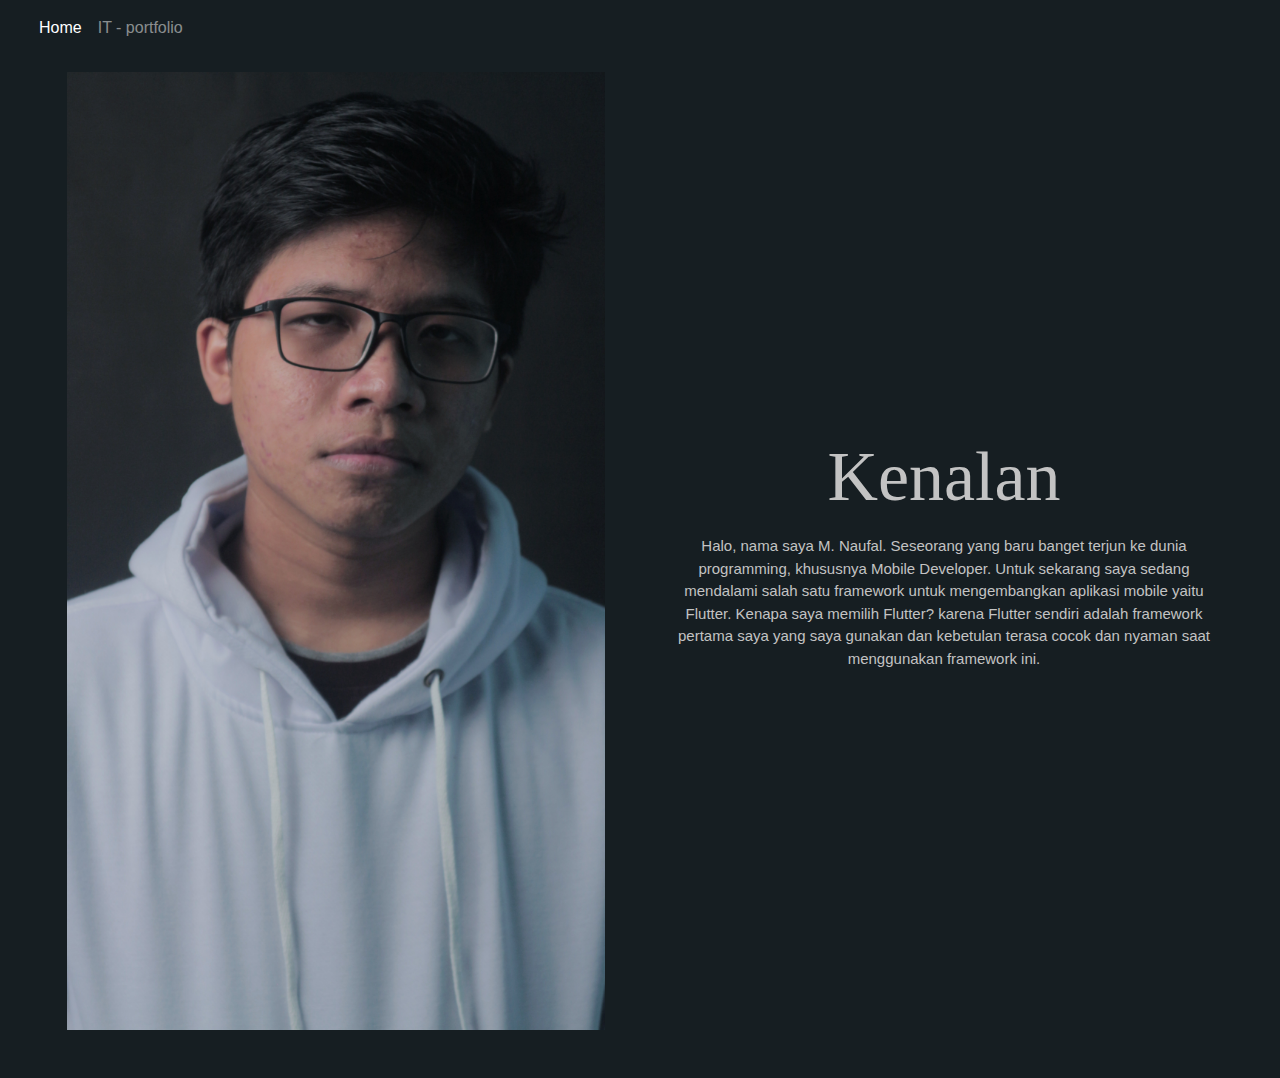
<file: index.html>
<!DOCTYPE html>
<html lang="en">

<head>
  <meta charset="UTF-8">
  <meta http-equiv="X-UA-Compatible" content="IE=edge">
  <meta name="viewport" content="width=device-width, initial-scale=1.0">
  <title>Selamat Datang</title>


  <link rel="stylesheet" href="css/bootstrap.css">
  <script src="https://code.jquery.com/jquery-3.5.1.slim.min.js"
    integrity="sha384-DfXdz2htPH0lsSSs5nCTpuj/zy4C+OGpamoFVy38MVBnE+IbbVYUew+OrCXaRkfj"
    crossorigin="anonymous"></script>
  <script src="https://cdn.jsdelivr.net/npm/bootstrap@4.6.0/dist/js/bootstrap.bundle.min.js"
    integrity="sha384-Piv4xVNRyMGpqkS2by6br4gNJ7DXjqk09RmUpJ8jgGtD7zP9yug3goQfGII0yAns"
    crossorigin="anonymous"></script>

  <style>
    /* // Small devices (landscape phones, 576px and up) */
    @media (min-width: 320px) {

      .title {
        font-family: MADE TOMMY Outline;
        font-size: 50px;
        margin-top: 20px;
      }

      .desc {
        font-size: 12px;
      }

      .image {
        /* filter: drop-shadow(8px 8px 10px black); */
        width: 100%;
      }

      .project-image {
            /* filter: drop-shadow(2px 2px 5px rgb(199, 199, 199)); */
            width: 100%
        }

    }

    /* // Small devices (landscape phones, 576px and up) */
    @media (min-width: 576px) {

      .title {
        font-family: MADE TOMMY Outline;
        font-size: 70px;
      }

      .desc {
        font-size: 18px;
      }

      .image {
        /* filter: drop-shadow(8px 8px 10px black); */
        width: 100%;
      }

    }

    /* // Medium devices (tablets, 768px and up) */
    @media (min-width: 768px) {
      .title {
        font-family: MADE TOMMY Outline;
        font-size: 55px;
        padding-right: 10px;
      }

      .desc {
        font-size: 14px;
        padding-right: 10px;
      }

      .image {
        /* filter: drop-shadow(8px 8px 10px black); */
        width: 100%;
        padding-left: 10px;
      }

    }

    /* // Large devices (desktops, 992px and up) */
    @media (min-width: 992px) {

      .title {
        font-family: MADE TOMMY Outline;
        font-size: 70px;
        padding-right: 15px;
      }

      .desc {
        font-size: 15px;
        padding-right: 15px;
      }

      .image {
        /* filter: drop-shadow(8px 8px 10px black); */
        width: 100%;
        padding-left: 15px;
      }

    }

    /* Extra large devices (large desktops, 1200px and up) */
    @media (min-width: 1200px) {
      .title {
        font-family: MADE TOMMY Outline;
        font-size: 70px;
        padding-left: 20px;
      }

      .desc {
        font-size: 15px;
        padding-left: 20px;
      }

      .image {
        /* filter: drop-shadow(8px 8px 10px black); */
        width: 100%;
        padding-right: 20px;
      }
    }
  </style>

</head>

<body>

  <!-- navbar -->

  <div class="container-fluid" style="background-color: #161E22">
    <nav class="navbar navbar-expand-md navbar-dark bg-transparent">
      <button class="navbar-toggler" type="button" data-toggle="collapse" data-target="#navbarTogglerDemo01"
        aria-controls="navbarTogglerDemo01" aria-expanded="false" aria-label="Toggle navigation">
        <span class="navbar-toggler-icon"></span>
      </button>
      <div class="collapse navbar-collapse" id="navbarTogglerDemo01">

        <ul class="navbar-nav mr-auto mt-2 mt-lg-0">
          <li class="nav-item active">
            <a class="nav-link" href="">Home <span class="sr-only">(current)</span></a>
          </li>
          <!-- <li class="nav-item">
            <a class="nav-link" href="video-portfolio.html">Video - portfolio</a>
          </li> -->
          <li class="nav-item">
            <a class="nav-link" href="it-portfolio.html">IT - portfolio</a>
          </li>
        </ul>

      </div>
    </nav>
  </div>

  <!-- navbar -->

  <!-- intro -->

  <div class="container-fluid" style="background-color: #161E22">

    <div class="container pb-5 pt-3" style="color: white">

      <div class="row mx-md-n5">

        <div class="col-md-6">
          <img src="assets/close up (color grade).jpg" alt="" class="image" id="image">
        </div>

        <div class="col-md-6 justify-content-center align-self-center text-center" style="color: #C3C3C3"
          id="intro-text">
          <h1 class="title"> Kenalan </h1>
          <p class="mt-3 desc">Halo, nama saya M. Naufal. Seseorang yang baru banget terjun ke dunia programming,
            khususnya Mobile Developer. Untuk sekarang saya sedang mendalami salah satu framework untuk mengembangkan
            aplikasi mobile yaitu Flutter. Kenapa saya memilih Flutter? karena Flutter sendiri adalah framework pertama
            saya yang saya gunakan dan kebetulan terasa cocok dan nyaman saat menggunakan framework ini. </p>
        </div>

      </div>


    </div>

  </div>

  <!-- intro -->

  <!-- Content Creator -->

  <!-- <div class="container-fluid" style="background-color: #F8F8F8">

    <div class="container pb-5 pt-5" style="color: white">

      <div class="row mx-md-n5">

        <div class="col-md-6 pl-4 justify-content-center align-self-center">
            <img src="assets/cook-kuy.png" alt="" class="project-image">
        </div>

        <div class="col-md-6 mt-3 pr-4 justify-content-center align-self-center" style="color: #161E22;">
            <h4 class="card-text project-title"> Sunnah Life </h4>
            <p class="project-desc">Sunnah Life adalah aplikasi yang bertujuan sebagai wadah kita sebagai muslim yang ingin mengikuti Sunnah Rasulullah. Fitur pada aplikasi ini lumayan beragam seperti fitur Al-Qur'an, fitur pengingat sholat, arah kiblat, dan bahkan pinjaman non-riba pun ada disini.</p>
            <a href="https://github.com/muhnofal/cook_kuy" target=”_blank”>
                <div class="project-link">
                    <button type="button" class="btn btn-dark mt-2"
                        style="background-color: #161E22; border-color: #161E22">Baca Selengkapnya</button>
                </div>
            </a>
        </div>

    </div>


    </div>

  </div> -->
  <!-- Content Creator -->


  <!-- Gamers -->

  <!-- <div class="container-fluid" style="background-color: #161E22">

    <div class="container pb-5 pt-5" style="color: white">

      <div class="row mx-md-n5">

        <div class="col-md-6">
          <img src="assets/game.jpg" alt="" class="image">
        </div>

        <div class="col-md-6 justify-content-center align-self-center text-center" style="color: #C3C3C3">
          <h1 class="title"> Gamers </h1>
          <p class="mt-3 desc">Kayaknya agak berlebihan kalo saya nganggep diri saya adalah seorang gamers, karna saya
            gk sering maen game sih, bisa dibilang saya tipe casual gamers, tapi walaupun begitu saya tetep suka maen
            game ampe ketagihan kalo emang seru banget hehe. Platform yang saya pake buat maen game cuman pc ama hp.
            Genre game yang saya suka adalah game simulasi, kayak Harvest Moon. </p>
        </div>

      </div>


    </div>

  </div> -->

  <!-- Gamers -->

  <!-- Nak IT -->

  <!-- <div class="container-fluid" style="background-color: #F8F8F8">

    <div class="container pb-5 pt-5" style="color: white">

      <div class="row mx-md-n5" style="color: #161E22">

        <div class="col-md-6 order-md-6">
          <img src="assets/code.jpg" alt="" class="image">
          <p class="mt-5 text-center"> Photo by <a
              href="https://unsplash.com/@markusspiske?utm_source=unsplash&utm_medium=referral&utm_content=creditCopyText"
              target="_blank">Markus Spiske</a> on <a
              href="https://unsplash.com/s/photos/coding?utm_source=unsplash&utm_medium=referral&utm_content=creditCopyText"
              target="_blank">Unsplash</a></p>
        </div>

        <div class="col-md-6 justify-content-center align-self-center text-center">
          <h1 class="title title-white"> Nak IT </h1>
          <p class="mt-3 desc desc-white">Sempet saya bilang diatas, saya adalah anak kuliahan, saya kuliah ngambil
            jurusan Teknik Informatika. Kenapa saya milih jurusan ini?, karena konon katanya jurusan Teknik Informatika
            memiliki prospek kerja yang luas, ya begitulah kira-kira. Jika tertarik silahkan liat - liat Portfolio saya
            dengan menekan tombol dibawah.</p>
          <a href="it-portfolio.html"> <button type="button" class="btn btn-dark mt-2"
              style="background-color: #161E22; border-color: #161E22">IT - PORTFOLIO</button> </a>
        </div>

      </div>



    </div>

  </div> -->

  <!-- Nak IT -->

  <!-- copyright -->
  <!-- <div class="container-fluid" style="background-color: #161E22">

    <div class="container" style="color: white">

      <div class="row mx-md-n5">

        <div class="col-md-12 text-center" style="color: #C3C3C3">
          <p class="mt-3">© 2021, M. Naufal</p>
        </div>

      </div>


    </div>

  </div> -->
  <!-- copyright -->

</body>

</html>
</file>
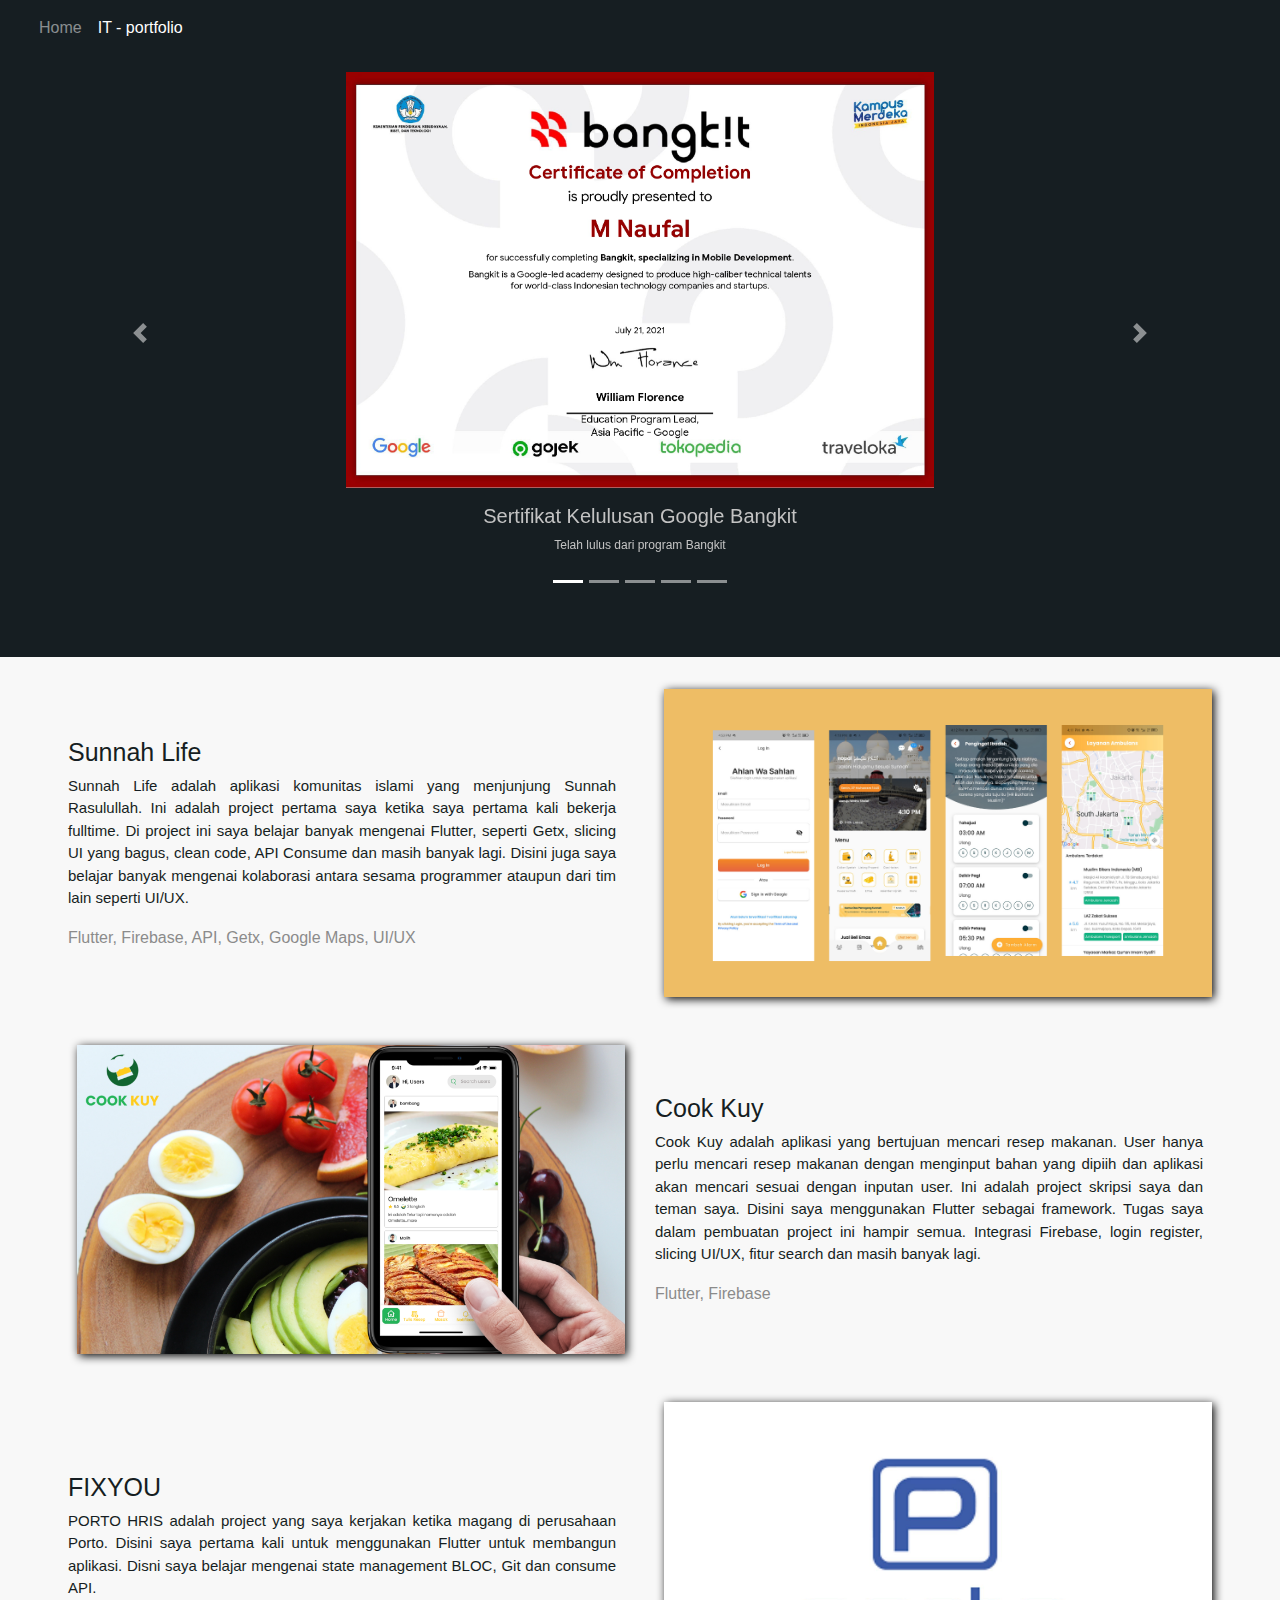
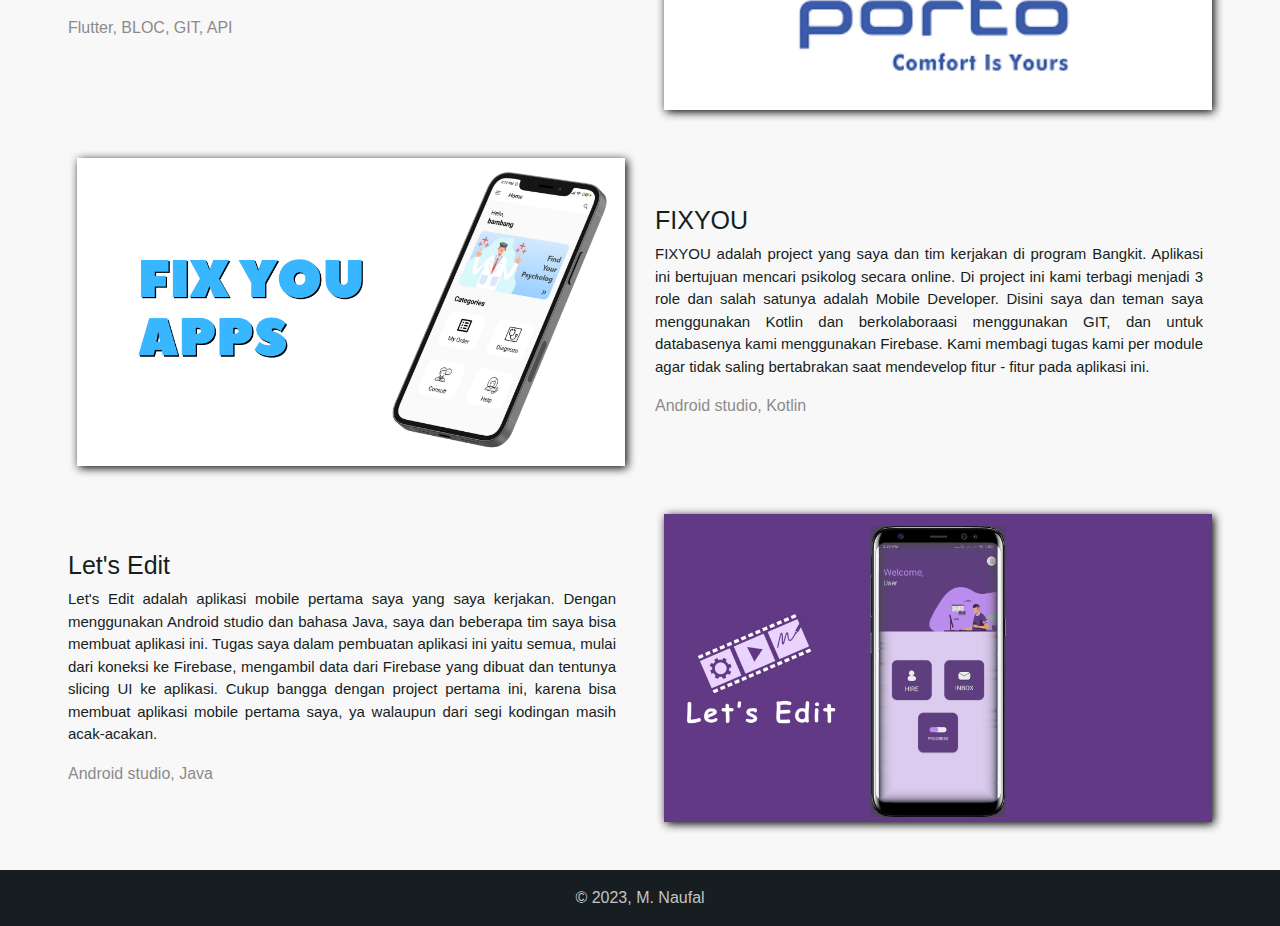
<file: it-portfolio.html>
<!DOCTYPE html>
<html lang="en">

<head>
    <meta charset="UTF-8">
    <meta http-equiv="X-UA-Compatible" content="IE=edge">
    <meta name="viewport" content="width=device-width, initial-scale=1.0">
    <title>IT Portfolio</title>

    <link rel="stylesheet" href="css/bootstrap.css">
    <script src="https://code.jquery.com/jquery-3.5.1.slim.min.js"
        integrity="sha384-DfXdz2htPH0lsSSs5nCTpuj/zy4C+OGpamoFVy38MVBnE+IbbVYUew+OrCXaRkfj"
        crossorigin="anonymous"></script>
    <script src="https://cdn.jsdelivr.net/npm/bootstrap@4.6.0/dist/js/bootstrap.bundle.min.js"
        integrity="sha384-Piv4xVNRyMGpqkS2by6br4gNJ7DXjqk09RmUpJ8jgGtD7zP9yug3goQfGII0yAns"
        crossorigin="anonymous"></script>

    <style>
        .video {
            width: 100%;
            padding-right: 5px;
        }

        .carousel-indicators {
            position: static;
        }

        .certi-desc {
            font-size: 12px;
        }

        .certificate-image {
            width: 100%;
        }

        .project-image {
            filter: drop-shadow(2px 2px 5px black);
            width: 100%
        }


        .other-project {
            filter: drop-shadow(1px 1px 2px black);
            width: 100%
        }

        /* // Small devices (landscape phones, 576px and up) */
        @media (min-width: 320px) {
            .title {
                font-family: MADE TOMMY Outline;
                font-size: 50px;
                margin-top: 20px;
            }

            .project-title {
                font-size: 18px;
                text-align: center;
            }

            .project-desc {
                font-size: 12px;
                text-align: justify;
            }

            .desc {
                font-size: 12px;
            }

            .project-link {
                text-align: center;
            }

        }

        /* // Small devices (landscape phones, 576px and up) */
        @media (min-width: 576px) {
            .title {
                font-family: MADE TOMMY Outline;
                font-size: 70px;
            }
        }

        /* // Medium devices (tablets, 768px and up) */
        @media (min-width: 768px) {
            .title {
                font-family: MADE TOMMY Outline;
                font-size: 55px;
                padding-right: 20px;
            }


            .certificate-image {
                width: 60%;
            }

        }

        /* // Large devices (desktops, 992px and up) */
        @media (min-width: 992px) {
            .title {
                font-family: MADE TOMMY Outline;
                font-size: 70px;
                padding-right: 15px;
            }
        }

        /* Extra large devices (large desktops, 1200px and up) */
        @media (min-width: 1200px) {
            .title {
                font-family: MADE TOMMY Outline;
                font-size: 70px;
                padding-left: 20px;
            }

            .certificate-image {
                width: 50%;
            }

            .desc {
                font-size: 20px;
            }

            .project-title {
                font-size: 25px;
                text-align: left;
            }

            .project-desc {
                font-size: 15px;
                text-align: justify;
            }

            .project-link {
                text-align: start;
            }

        }
    </style>

</head>

<body>

    <!-- navbar -->

    <div class="container-fluid" style="background-color: #161E22">
        <nav class="navbar navbar-expand-md navbar-dark bg-transparent">
            <button class="navbar-toggler" type="button" data-toggle="collapse" data-target="#navbarTogglerDemo01"
                aria-controls="navbarTogglerDemo01" aria-expanded="false" aria-label="Toggle navigation">
                <span class="navbar-toggler-icon"></span>
            </button>
            <div class="collapse navbar-collapse" id="navbarTogglerDemo01">

                <ul class="navbar-nav mr-auto mt-2 mt-lg-0">
                    <li class="nav-item">
                        <a class="nav-link" href="index.html">Home <span class="sr-only">(current)</span></a>
                    </li>
                    <!-- <li class="nav-item">
                        <a class="nav-link" href="video-portfolio.html">Video - portfolio</a>
                    </li> -->
                    <li class="nav-item active">
                        <a class="nav-link" href="it-portfolio.html">IT - portfolio</a>
                    </li>
                </ul>

            </div>
        </nav>
    </div>

    <!-- navbar -->

    <!-- certificate -->
    <div class="container-fluid" style="background-color: #161E22; color: white;">
        <div class="container pb-5 pt-3" style="color: white">
            <!-- Certificate -->
            <div class="row mx-md-n5">

                <div class="col-md-12 justify-content-center align-self-center text-center" style="color: #C3C3C3">

                    <div id="carouselExampleCaptions" class="carousel slide" data-ride="carousel">

                        <div class="carousel-inner">

                            <div class="carousel-item active">
                                <img src="assets/bangkit.jpg" class="d-block certificate-image " alt="..."
                                    style="margin: auto;">

                                <div class="mt-3">
                                    <h5>Sertifikat Kelulusan Google Bangkit</h5>
                                    <p class="certi-desc">Telah lulus dari program Bangkit</p>
                                </div>

                            </div>

                            <div class="carousel-item">
                                <img src="assets/certi-1.png" class="d-block certificate-image " alt="..."
                                    style="margin: auto;">

                                <div class="mt-3">
                                    <h5>Sertifikat Kelulusan Dicoding</h5>
                                    <p class="certi-desc">Mempelajari tentang bahasa Kotlin sebagai bahasa untuk memulai
                                        pembuatan aplikasi android</p>
                                </div>

                            </div>

                            <div class="carousel-item">
                                <img src="assets/certi-2.png" class="d-block certificate-image" alt="..."
                                    style="margin: auto;">
                                <div class="mt-3">
                                    <h5>Sertifikat Kelulusan Dicoding</h5>
                                    <p class="certi-desc">Mempelajari tentang prinsip SOLID, berguna untuk
                                        menyempurnakan penulisan code</p>
                                </div>
                            </div>

                            <div class="carousel-item">
                                <img src="assets/certi-3.png"
                                    class="d-block certificate-image justify-content-center center" alt="..."
                                    style="margin: auto;">
                                <div class="mt-3">
                                    <h5>Sertifikat Kelulusan Dicoding</h5>
                                    <p class="certi-desc">Mempelajari tentang dasar - dasar membuat aplikasi android
                                        sederhana dengan Android Studio</p>
                                </div>
                            </div>

                            <div class="carousel-item">
                                <img src="assets/certi-4.png"
                                    class="d-block certificate-image justify-content-center center" alt="..."
                                    style="margin: auto;">
                                <div class="mt-3">
                                    <h5>Sertifikat Kelulusan Dicoding</h5>
                                    <p class="certi-desc"> Mempelajari Pembuatan aplikasi dengan kesulitan menengah </p>
                                </div>
                            </div>

                        </div>
                        <a class="carousel-control-prev" href="#carouselExampleCaptions" role="button"
                            data-slide="prev">
                            <span class="carousel-control-prev-icon" aria-hidden="true"></span>
                            <span class="sr-only">Previous</span>
                        </a>
                        <a class="carousel-control-next" href="#carouselExampleCaptions" role="button"
                            data-slide="next">
                            <span class="carousel-control-next-icon" aria-hidden="true"></span>
                            <span class="sr-only">Next</span>
                        </a>

                        <ol class="carousel-indicators">
                            <li data-target="#carouselExampleCaptions" data-slide-to="0" class="active"></li>
                            <li data-target="#carouselExampleCaptions" data-slide-to="1"></li>
                            <li data-target="#carouselExampleCaptions" data-slide-to="2"></li>
                            <li data-target="#carouselExampleCaptions" data-slide-to="3"></li>
                            <li data-target="#carouselExampleCaptions" data-slide-to="4"></li>
                        </ol>

                    </div>

                </div>

            </div>
        </div>
    </div>
    <!-- certificate -->

    <!-- it portfolio -->
    <div class="container-fluid" style="background-color: #F8F8F8;">
        <div class="container pb-5 pt-3">

            <!-- Sunnah Life -->
            <div class="row mx-md-n5 mt-3 pl-3 pr-3">

                <div class="col-md-6 pl-4 order-md-6 justify-content-center align-self-center">
                    <img src="assets/sunnah-life.png" alt="" class="project-image">
                </div>

                <div class="col-md-6 mt-3 pr-4 justify-content-center align-self-center" style="color: #161E22;">
                    <h4 class="card-text project-title"> Sunnah Life </h4>
                    <p class="project-desc">Sunnah Life adalah aplikasi komunitas islami yang menjunjung Sunnah
                        Rasulullah. Ini adalah project pertama saya ketika saya pertama kali bekerja fulltime. Di
                        project ini saya belajar banyak mengenai Flutter, seperti Getx, slicing UI yang bagus, clean
                        code, API Consume dan masih banyak lagi. Disini juga saya belajar banyak mengenai kolaborasi
                        antara sesama programmer ataupun dari tim lain seperti UI/UX.</p>
                    <p style="color: #8b8b8b;">Flutter, Firebase, API, Getx, Google Maps, UI/UX</p>
                </div>
            </div>

            <!-- cook kuy -->

            <div class="row mx-md-n5 mt-5 pl-3 pr-3">

                <div class="col-md-6 pl-4 justify-content-center align-self-center">
                    <img src="assets/cook-kuy.png" alt="" class="project-image">
                </div>

                <div class="col-md-6 mt-3 pr-4 justify-content-center align-self-center" style="color: #161E22;">
                    <h4 class="card-text project-title"> Cook Kuy </h4>
                    <p class="project-desc">Cook Kuy adalah aplikasi yang bertujuan mencari resep makanan. User hanya
                        perlu mencari resep makanan dengan menginput bahan yang dipiih dan aplikasi akan mencari sesuai
                        dengan inputan user. Ini adalah project skripsi saya dan teman saya. Disini saya menggunakan
                        Flutter sebagai framework. Tugas saya dalam pembuatan project ini hampir semua. Integrasi
                        Firebase, login register, slicing UI/UX, fitur search dan masih banyak lagi.</p>
                    <p style="color: #8b8b8b;">Flutter, Firebase</p>
                </div>

            </div>

            <div class="row mx-md-n5 mt-5 pl-3 pr-3">

                <div class="col-md-6 pl-4 order-md-6 justify-content-center align-self-center">
                    <img src="assets/porto-banner.jpg" alt="" class="project-image">
                </div>

                <div class="col-md-6 mt-3 pr-4 justify-content-center align-self-center" style="color: #161E22;">
                    <h4 class="card-text project-title"> FIXYOU </h4>
                    <p class="project-desc">PORTO HRIS adalah project yang saya kerjakan ketika magang di perusahaan Porto. Disini saya pertama kali untuk menggunakan Flutter untuk membangun aplikasi. Disni saya belajar mengenai state management BLOC, Git dan consume API.</p>
                    <p style="color: #8b8b8b;">Flutter, BLOC, GIT, API</p>
                </div>
            </div>

            <!-- fixyou -->
            <div class="row mx-md-n5 mt-5 pl-3 pr-3">

                <div class="col-md-6 pl-4 md-6 justify-content-center align-self-center">
                    <img src="assets/FIXYOU.png" alt="" class="project-image">
                </div>

                <div class="col-md-6 mt-3 pr-4 justify-content-center align-self-center" style="color: #161E22;">
                    <h4 class="card-text project-title"> FIXYOU </h4>
                    <p class="project-desc">FIXYOU adalah project yang saya dan tim kerjakan di program Bangkit.
                        Aplikasi ini bertujuan mencari psikolog secara online. Di project ini kami terbagi menjadi 3
                        role dan salah satunya adalah Mobile Developer. Disini saya dan teman saya menggunakan Kotlin
                        dan berkolaboraasi menggunakan GIT, dan untuk databasenya kami menggunakan Firebase. Kami
                        membagi tugas kami per module agar tidak saling bertabrakan saat mendevelop fitur - fitur pada
                        aplikasi ini.</p>
                    <p style="color: #8b8b8b;">Android studio, Kotlin</p>
                </div>
            </div>

            <div class="row mx-md-n5 mt-5 pl-3 pr-3">

                <div class="col-md-6 pl-4 order-md-6 justify-content-center align-self-center">
                    <img src="assets/letsedit.png" alt="" class="project-image">
                </div>

                <div class="col-md-6 mt-3 pr-4 justify-content-center align-self-center" style="color: #161E22;">
                    <h4 class="card-text project-title"> Let's Edit </h4>
                    <p class="project-desc">Let's Edit adalah aplikasi mobile pertama saya yang saya kerjakan. Dengan
                        menggunakan Android studio dan bahasa Java, saya dan beberapa tim saya bisa membuat aplikasi
                        ini. Tugas saya dalam pembuatan aplikasi ini yaitu semua, mulai dari koneksi ke Firebase,
                        mengambil data dari Firebase yang dibuat dan tentunya slicing UI ke aplikasi. Cukup bangga
                        dengan project pertama ini, karena bisa membuat aplikasi mobile pertama saya, ya walaupun dari
                        segi kodingan masih acak-acakan.</p>

                    <p style="color: #8b8b8b;">Android studio, Java</p>
                </div>

            </div>

            <!-- <div class="row mx-md-n5" style="margin-top: 10%">
                <div class="col-md-12 justify-content-center align-self-center text-center" style="color: #161E22">
                    <h1 class="font-weight-bold github-text"> GITHUB </h1>
                    <a href="https://github.com/muhnofal?tab=repositories" target="_blank"> <img
                            src="assets/github-icon.png" alt="" class="mt-3 github-icon"> </a>
                    <p class="mt-4 github-desc"> Dan masih ada beberapa project yang saya upload di github, jika
                        berkenan silahkan mampir</p>
                </div>
            </div> -->

        </div>
    </div>
    <!-- it portfolio -->

    <!-- copyright -->
    <div class="container-fluid" style="background-color: #161E22">

        <div class="container" style="color: white">

            <div class="row mx-md-n5">

                <div class="col-md-12 text-center" style="color: #C3C3C3">
                    <p class="mt-3">© 2023, M. Naufal</p>
                </div>

            </div>


        </div>

    </div>
    <!-- copyright -->


</body>

</html>
</file>
